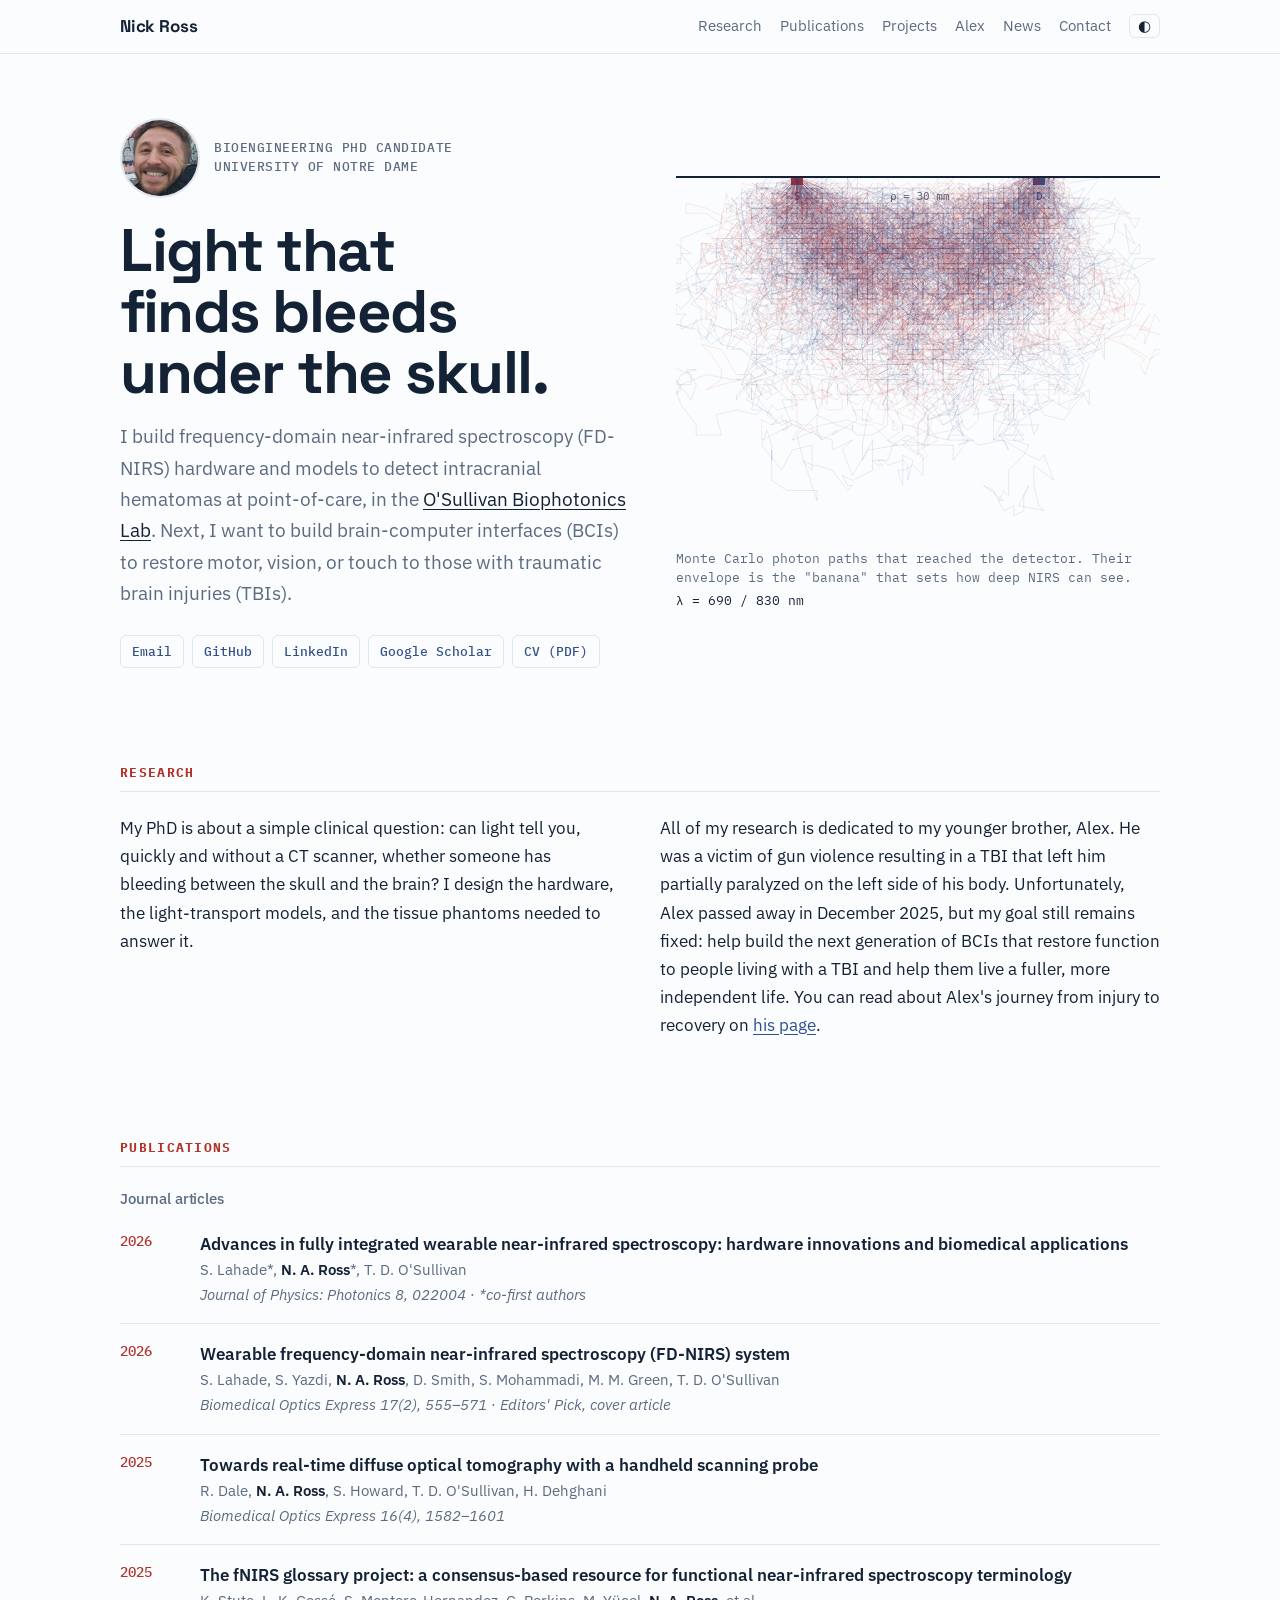
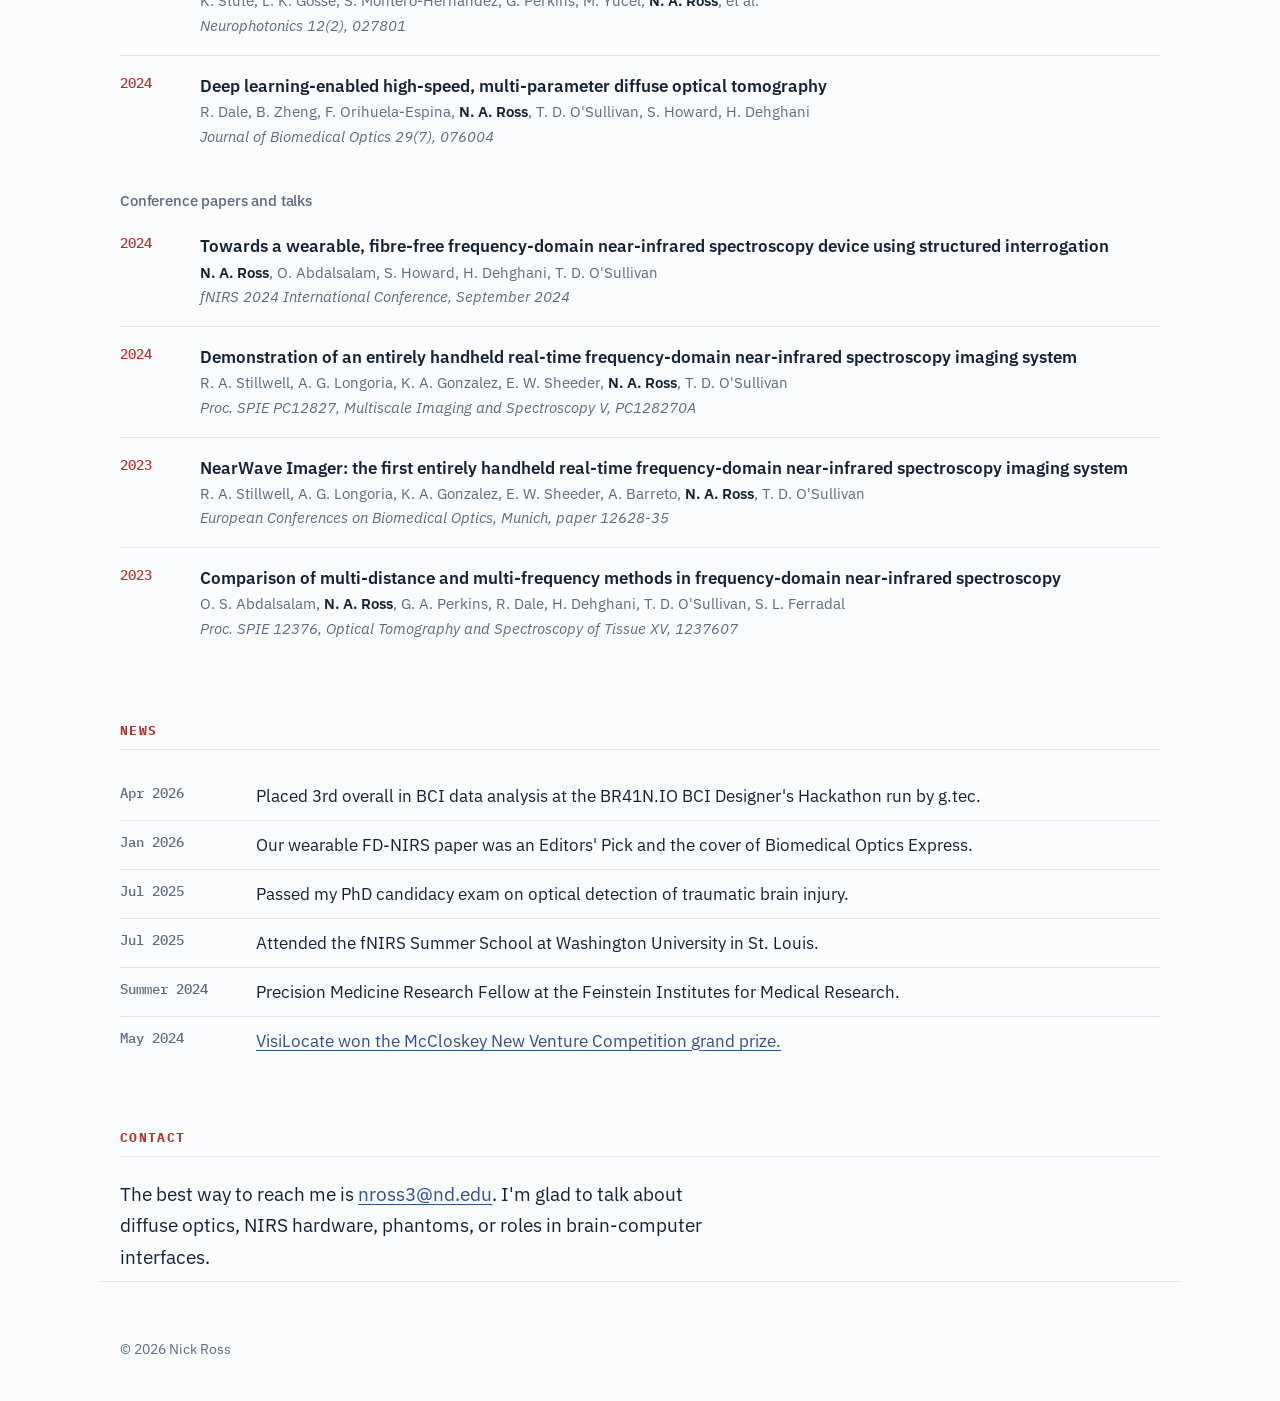
<file: index.html>
﻿<!doctype html>
<html lang="en">
<head>
  <meta charset="utf-8">
  <meta name="viewport" content="width=device-width, initial-scale=1">
  <title>Nick Ross | Biophotonics and Near-Infrared Spectroscopy</title>
  <meta name="description" content="Nick Ross is a Bioengineering PhD candidate at the University of Notre Dame building frequency-domain near-infrared spectroscopy to detect brain bleeds.">
  <meta property="og:title" content="Nick Ross">
  <meta property="og:description" content="Frequency-domain near-infrared spectroscopy, hematoma detection, tissue phantoms, and brain-computer interfaces.">
  <meta property="og:type" content="website">
  <meta property="og:url" content="https://neuronickross.github.io/">
  <link rel="icon" href="data:image/svg+xml,%3Csvg xmlns='http://www.w3.org/2000/svg' viewBox='0 0 32 32'%3E%3Crect width='32' height='32' rx='7' fill='%23142235'/%3E%3Cpath d='M7 9 Q16 34 25 9' fill='none' stroke='%23e0564c' stroke-width='3' stroke-linecap='round'/%3E%3C/svg%3E">
  <link rel="preconnect" href="https://fonts.googleapis.com">
  <link rel="preconnect" href="https://fonts.gstatic.com" crossorigin>
  <link rel="stylesheet" href="https://fonts.googleapis.com/css2?family=IBM+Plex+Mono:wght@400;500&family=IBM+Plex+Sans:ital,wght@0,400;0,500;0,600;1,400&family=Space+Grotesk:wght@500;700&display=swap">
  <link rel="stylesheet" href="style.css">
  <script>
    try { var t = localStorage.getItem("theme"); if (t) document.documentElement.dataset.theme = t; } catch (e) {}
  </script>
</head>
<body>
  <a class="skip" href="#research">Skip to content</a>

  <header class="site-header">
    <div class="inner">
      <a class="brand" href="#top">Nick Ross</a>
      <nav aria-label="Sections">
        <a href="#research">Research</a>
        <a href="#publications">Publications</a>
        <a href="projects.html">Projects</a>
        <a href="alex.html">Alex</a>
        <a href="#news">News</a>
        <a href="#contact">Contact</a>
        <button id="theme" type="button" aria-label="Switch between light and dark mode">&#9680;</button>
      </nav>
    </div>
  </header>

  <main id="top">
    <section class="hero inner">
      <div class="hero-text">
        <div class="who">
          <img src="headshot.jpg" alt="Nick Ross" class="avatar" width="80" height="80">
          <p class="eyebrow">Bioengineering PhD candidate<br>University of Notre Dame</p>
        </div>
        <h1>Light that finds bleeds under the skull.</h1>
        <p class="lede">I build frequency-domain near-infrared spectroscopy (FD-NIRS) hardware and models to detect intracranial hematomas at point-of-care, in the <a href="https://osullivangroup.nd.edu">O'Sullivan Biophotonics Lab</a>. Next, I want to build brain-computer interfaces (BCIs) to restore motor, vision, or touch to those with traumatic brain injuries (TBIs).</p>
        <p class="links">
          <a href="mailto:nross3@nd.edu">Email</a>
          <a href="https://github.com/NeuroNickRoss">GitHub</a>
          <a href="https://www.linkedin.com/in/nicholasross08">LinkedIn</a>
          <a href="https://scholar.google.com/citations?user=WnMQ5IUAAAAJ&amp;hl=en">Google Scholar</a>
          <a href="cv.pdf">CV (PDF)</a>
        </p>
      </div>
      <figure class="hero-fig">
        <div class="canvas-box">
          <canvas id="banana" role="img" aria-label="Simulated photon paths travelling through tissue from a light source to a detector 30 millimetres away, forming the banana-shaped sensitivity region"></canvas>
        </div>
        <figcaption>Monte Carlo photon paths that reached the detector. Their envelope is the "banana" that sets how deep NIRS can see.<span class="lambda">λ = 690 / 830 nm</span></figcaption>
      </figure>
    </section>

    <section id="research" class="inner">
      <h2>Research</h2>
      <div class="about">
        <p>My PhD is about a simple clinical question: can light tell you, quickly and without a CT scanner, whether someone has bleeding between the skull and the brain? I design the hardware, the light-transport models, and the tissue phantoms needed to answer it.</p>
        <p>All of my research is dedicated to my younger brother, Alex. He was a victim of gun violence resulting in a TBI that left him partially paralyzed on the left side of his body. Unfortunately, Alex passed away in December 2025, but my goal still remains fixed: help build the next generation of BCIs that restore function to people living with a TBI and help them live a fuller, more independent life. You can read about Alex's journey from injury to recovery on <a href="alex.html">his page</a>.</p>
      </div>
    </section>

    <section id="publications" class="inner">
      <h2>Publications</h2>
      <h3 class="sub">Journal articles</h3>
      <ol class="pubs">
        <li>
          <span class="yr">2026</span>
          <div>
            <a class="title" href="https://doi.org/10.1088/2515-7647/ae6ae4">Advances in fully integrated wearable near-infrared spectroscopy: hardware innovations and biomedical applications</a>
            <span class="authors">S. Lahade*, <b>N. A. Ross</b>*, T. D. O'Sullivan</span>
            <span class="venue">Journal of Physics: Photonics 8, 022004 · *co-first authors</span>
          </div>
        </li>
        <li>
          <span class="yr">2026</span>
          <div>
            <a class="title" href="https://doi.org/10.1364/BOE.585068">Wearable frequency-domain near-infrared spectroscopy (FD-NIRS) system</a>
            <span class="authors">S. Lahade, S. Yazdi, <b>N. A. Ross</b>, D. Smith, S. Mohammadi, M. M. Green, T. D. O'Sullivan</span>
            <span class="venue">Biomedical Optics Express 17(2), 555–571 · Editors' Pick, cover article</span>
          </div>
        </li>
        <li>
          <span class="yr">2025</span>
          <div>
            <a class="title" href="https://opg.optica.org/boe/fulltext.cfm?uri=boe-16-4-1582&amp;id=569615">Towards real-time diffuse optical tomography with a handheld scanning probe</a>
            <span class="authors">R. Dale, <b>N. A. Ross</b>, S. Howard, T. D. O'Sullivan, H. Dehghani</span>
            <span class="venue">Biomedical Optics Express 16(4), 1582–1601</span>
          </div>
        </li>
        <li>
          <span class="yr">2025</span>
          <div>
            <a class="title" href="https://doi.org/10.1117/1.NPh.12.2.027801">The fNIRS glossary project: a consensus-based resource for functional near-infrared spectroscopy terminology</a>
            <span class="authors">K. Stute, L. K. Gossé, S. Montero-Hernandez, G. Perkins, M. Yücel, <b>N. A. Ross</b>, et al.</span>
            <span class="venue">Neurophotonics 12(2), 027801</span>
          </div>
        </li>
        <li>
          <span class="yr">2024</span>
          <div>
            <a class="title" href="https://doi.org/10.1117/1.JBO.29.7.076004">Deep learning-enabled high-speed, multi-parameter diffuse optical tomography</a>
            <span class="authors">R. Dale, B. Zheng, F. Orihuela-Espina, <b>N. A. Ross</b>, T. D. O'Sullivan, S. Howard, H. Dehghani</span>
            <span class="venue">Journal of Biomedical Optics 29(7), 076004</span>
          </div>
        </li>
      </ol>
      <h3 class="sub">Conference papers and talks</h3>
      <ol class="pubs">
        <li>
          <span class="yr">2024</span>
          <div>
            <span class="title">Towards a wearable, fibre-free frequency-domain near-infrared spectroscopy device using structured interrogation</span>
            <span class="authors"><b>N. A. Ross</b>, O. Abdalsalam, S. Howard, H. Dehghani, T. D. O'Sullivan</span>
            <span class="venue">fNIRS 2024 International Conference, September 2024</span>
          </div>
        </li>
        <li>
          <span class="yr">2024</span>
          <div>
            <a class="title" href="https://doi.org/10.1117/12.3003850">Demonstration of an entirely handheld real-time frequency-domain near-infrared spectroscopy imaging system</a>
            <span class="authors">R. A. Stillwell, A. G. Longoria, K. A. Gonzalez, E. W. Sheeder, <b>N. A. Ross</b>, T. D. O'Sullivan</span>
            <span class="venue">Proc. SPIE PC12827, Multiscale Imaging and Spectroscopy V, PC128270A</span>
          </div>
        </li>
        <li>
          <span class="yr">2023</span>
          <div>
            <span class="title">NearWave Imager: the first entirely handheld real-time frequency-domain near-infrared spectroscopy imaging system</span>
            <span class="authors">R. A. Stillwell, A. G. Longoria, K. A. Gonzalez, E. W. Sheeder, A. Barreto, <b>N. A. Ross</b>, T. D. O'Sullivan</span>
            <span class="venue">European Conferences on Biomedical Optics, Munich, paper 12628-35</span>
          </div>
        </li>
        <li>
          <span class="yr">2023</span>
          <div>
            <a class="title" href="https://doi.org/10.1117/12.2650970">Comparison of multi-distance and multi-frequency methods in frequency-domain near-infrared spectroscopy</a>
            <span class="authors">O. S. Abdalsalam, <b>N. A. Ross</b>, G. A. Perkins, R. Dale, H. Dehghani, T. D. O'Sullivan, S. L. Ferradal</span>
            <span class="venue">Proc. SPIE 12376, Optical Tomography and Spectroscopy of Tissue XV, 1237607</span>
          </div>
        </li>
      </ol>
    </section>

    <section id="news" class="inner">
      <h2>News</h2>
      <ul class="news">
        <li><time datetime="2026-04">Apr 2026</time><span>Placed 3rd overall in BCI data analysis at the BR41N.IO BCI Designer's Hackathon run by g.tec.</span></li>
        <li><time datetime="2026-01">Jan 2026</time><span>Our wearable FD-NIRS paper was an Editors' Pick and the cover of Biomedical Optics Express.</span></li>
        <li><time datetime="2025-07">Jul 2025</time><span>Passed my PhD candidacy exam on optical detection of traumatic brain injury.</span></li>
        <li><time datetime="2025-07">Jul 2025</time><span>Attended the fNIRS Summer School at Washington University in St. Louis.</span></li>
        <li><time datetime="2024-06">Summer 2024</time><span>Precision Medicine Research Fellow at the Feinstein Institutes for Medical Research.</span></li>
        <li><time datetime="2024-05">May 2024</time><span><a href="https://osullivangroup.nd.edu/news/sunghoon-rho-nicholas-ross-and-ciara-dillon-win-mccloskey-new-venture-competition-grand-prize/" target="_blank" rel="noopener">VisiLocate won the McCloskey New Venture Competition grand prize.</a></span></li>
      </ul>
    </section>

    <section id="contact" class="inner">
      <h2>Contact</h2>
      <p class="contact">The best way to reach me is <a href="mailto:nross3@nd.edu">nross3@nd.edu</a>. I'm glad to talk about diffuse optics, NIRS hardware, phantoms, or roles in brain-computer interfaces.</p>
    </section>
  </main>

  <footer class="inner">
    <span>&copy; <span id="year">2026</span> Nick Ross</span>
  </footer>
  <script src="photons.js"></script>
  <script src="script.js"></script>
</body>
</html>
</file>
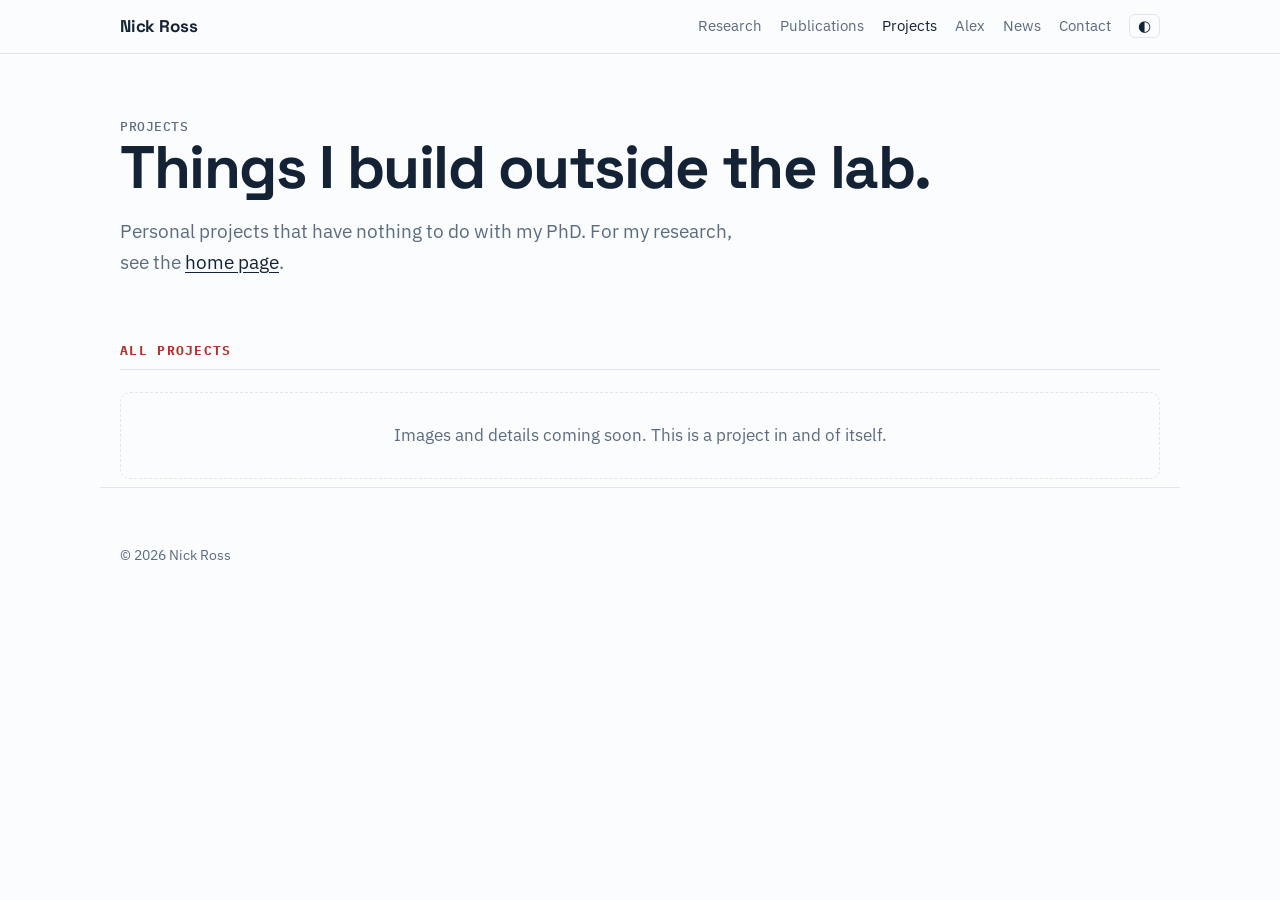
<file: projects.html>
<!doctype html>
<html lang="en">
<head>
  <meta charset="utf-8">
  <meta name="viewport" content="width=device-width, initial-scale=1">
  <title>Projects | Nick Ross</title>
  <meta name="description" content="Personal projects by Nick Ross, outside his PhD research.">
  <meta property="og:title" content="Projects | Nick Ross">
  <meta property="og:description" content="Personal projects outside my PhD.">
  <meta property="og:type" content="website">
  <meta property="og:url" content="https://neuronickross.github.io/projects.html">
  <link rel="icon" href="data:image/svg+xml,%3Csvg xmlns='http://www.w3.org/2000/svg' viewBox='0 0 32 32'%3E%3Crect width='32' height='32' rx='7' fill='%23142235'/%3E%3Cpath d='M7 9 Q16 34 25 9' fill='none' stroke='%23e0564c' stroke-width='3' stroke-linecap='round'/%3E%3C/svg%3E">
  <link rel="preconnect" href="https://fonts.googleapis.com">
  <link rel="preconnect" href="https://fonts.gstatic.com" crossorigin>
  <link rel="stylesheet" href="https://fonts.googleapis.com/css2?family=IBM+Plex+Mono:wght@400;500&family=IBM+Plex+Sans:ital,wght@0,400;0,500;0,600;1,400&family=Space+Grotesk:wght@500;700&display=swap">
  <link rel="stylesheet" href="style.css">
  <script>
    try { var t = localStorage.getItem("theme"); if (t) document.documentElement.dataset.theme = t; } catch (e) {}
  </script>
</head>
<body>
  <a class="skip" href="#projects">Skip to content</a>

  <header class="site-header">
    <div class="inner">
      <a class="brand" href="./">Nick Ross</a>
      <nav aria-label="Sections">
        <a href="./#research">Research</a>
        <a href="./#publications">Publications</a>
        <a href="projects.html" aria-current="page">Projects</a>
        <a href="alex.html">Alex</a>
        <a href="./#news">News</a>
        <a href="./#contact">Contact</a>
        <button id="theme" type="button" aria-label="Switch between light and dark mode">&#9680;</button>
      </nav>
    </div>
  </header>

  <main id="top">
    <section class="page-intro inner">
      <p class="eyebrow">Projects</p>
      <h1>Things I build outside the lab.</h1>
      <p class="lede">Personal projects that have nothing to do with my PhD. For my research, see the <a href="./#research">home page</a>.</p>
    </section>

    <section id="projects" class="inner">
      <h2>All projects</h2>
      <div class="cards">
        <!--
          To add a project, copy this card, delete the lines you don't need, and fill it in.
          Put pictures in an "img" folder next to this file. Newest projects go first.

        <article class="card">
          <img src="img/project-name.jpg" alt="Short description of the photo" loading="lazy">
          <h3><a href="https://link-to-the-project">Project name</a></h3>
          <p>One or two sentences on what it is and what you learned or made.</p>
          <p class="meta">2026 · tools · materials</p>
        </article>
        -->
      </div>
      <p class="empty">Images and details coming soon. This is a project in and of itself.</p>
    </section>
  </main>

  <footer class="inner">
    <span>&copy; <span id="year">2026</span> Nick Ross</span>
  </footer>
  <script src="script.js"></script>
</body>
</html>
</file>
<file: style.css>
/* Diffuse: light, editorial layout; accents are the two NIRS wavelengths (690 nm red, 830 nm blue). */
:root {
  --bg: #fbfcfd; --fg: #142235; --muted: #5b6b80; --line: #e1e6ee; --card: #f3f6fa;
  --red: #b2332b; --blue: #34508a; --link: #2f4f8f;
  --path-a: rgba(178, 51, 43, 0.09); --path-b: rgba(52, 80, 138, 0.10);
  --f-display: "Space Grotesk", "Helvetica Neue", Arial, sans-serif;
  --f-body: "IBM Plex Sans", system-ui, -apple-system, "Segoe UI", Roboto, sans-serif;
  --f-mono: "IBM Plex Mono", ui-monospace, Menlo, Consolas, monospace;
  --w: 1080px;
  color-scheme: light;
}
@media (prefers-color-scheme: dark) {
  :root:not([data-theme="light"]) {
    --bg: #0f151d; --fg: #e3e9f1; --muted: #9aa8ba; --line: #253041; --card: #161e29;
    --red: #e0675d; --blue: #8aa7e0; --link: #9db8ec;
    --path-a: rgba(224, 103, 93, 0.13); --path-b: rgba(138, 167, 224, 0.13);
    color-scheme: dark;
  }
}
:root[data-theme="dark"] {
  --bg: #0f151d; --fg: #e3e9f1; --muted: #9aa8ba; --line: #253041; --card: #161e29;
  --red: #e0675d; --blue: #8aa7e0; --link: #9db8ec;
  --path-a: rgba(224, 103, 93, 0.13); --path-b: rgba(138, 167, 224, 0.13);
  color-scheme: dark;
}

* { box-sizing: border-box; }
html { scroll-behavior: smooth; scroll-padding-top: 72px; }
body { margin: 0; background: var(--bg); color: var(--fg); font: 17px/1.65 var(--f-body); -webkit-font-smoothing: antialiased; }
a { color: var(--link); text-underline-offset: 3px; }
a:hover { color: var(--red); }
a:focus-visible, button:focus-visible { outline: 2px solid var(--red); outline-offset: 3px; border-radius: 3px; }
img { max-width: 100%; }

.inner { max-width: var(--w); margin: 0 auto; padding-left: max(20px, env(safe-area-inset-left, 0px)); padding-right: max(20px, env(safe-area-inset-right, 0px)); }
.skip { position: absolute; left: -999px; top: 8px; background: var(--fg); color: var(--bg); padding: 6px 10px; z-index: 50; }
.skip:focus { left: 12px; }

/* Header */
.site-header { position: sticky; top: 0; z-index: 20; background: color-mix(in srgb, var(--bg) 92%, transparent); backdrop-filter: blur(8px); border-bottom: 1px solid var(--line); }
.site-header .inner { display: flex; justify-content: space-between; align-items: center; gap: 12px; padding-block: 14px; flex-wrap: wrap; }
.brand { font: 700 17px var(--f-display); letter-spacing: -0.01em; color: var(--fg); text-decoration: none; }
nav { display: flex; align-items: center; gap: 4px 18px; flex-wrap: wrap; }
nav a { color: var(--muted); text-decoration: none; font-size: 15px; }
nav a:hover { color: var(--fg); }
#theme { font-size: 15px; background: none; color: var(--fg); border: 1px solid var(--line); border-radius: 6px; padding: 2px 8px; cursor: pointer; }

/* Hero */
.hero { display: grid; grid-template-columns: minmax(0, 1.05fr) minmax(0, 1fr); gap: 48px; align-items: center; padding-block: 64px 40px; }
.who { display: flex; align-items: center; gap: 14px; margin-bottom: 22px; }
.avatar { width: 80px; height: 80px; border: 2px solid var(--line); border-radius: 50%; object-fit: cover; flex: none; }
.monogram { display: grid; place-items: center; background: var(--card); border: 1px dashed var(--muted); color: var(--muted); font: 500 18px var(--f-display); }
.eyebrow { margin: 0; font: 500 13px/1.45 var(--f-mono); letter-spacing: 0.04em; text-transform: uppercase; color: var(--muted); }
h1 { font: 700 clamp(36px, 5.2vw, 60px)/1.02 var(--f-display); letter-spacing: -0.025em; margin: 0 0 18px; text-wrap: balance; }
.lede { font-size: 19px; color: var(--muted); max-width: 46ch; margin: 0; }
.lede a { color: var(--fg); }
.links { display: flex; flex-wrap: wrap; gap: 8px; margin: 26px 0 0; }
.links a { font: 500 13px var(--f-mono); color: var(--blue); text-decoration: none; border: 1px solid var(--line); border-radius: 6px; padding: 7px 11px; background: var(--bg); }
.links a:hover { border-color: var(--blue); color: var(--blue); }
.hero-fig { margin: 0; }
.canvas-box { aspect-ratio: 4 / 3; max-width: 100%; border-top: 2px solid var(--fg); }
#banana { width: 100%; height: 100%; display: block; }
figcaption { margin-top: 10px; font: 12.5px/1.5 var(--f-mono); color: var(--muted); }

/* Sections */
section[id] { padding-block: 56px 8px; }
h2 { font: 700 13px var(--f-mono); letter-spacing: 0.1em; text-transform: uppercase; color: var(--red); margin: 0 0 22px; padding-bottom: 10px; border-bottom: 1px solid var(--line); }
h3 { font: 700 20px/1.25 var(--f-display); letter-spacing: -0.01em; margin: 0 0 8px; text-wrap: balance; }
h3 a { color: inherit; text-decoration-color: var(--line); }
h3 a:hover { color: var(--red); }
p { margin: 0; }
.meta { margin-top: 10px; font: 12.5px var(--f-mono); color: var(--muted); }

.about { display: grid; grid-template-columns: repeat(2, minmax(0, 1fr)); gap: 24px 40px; margin-bottom: 36px; }
.about p { max-width: 62ch; }
.themes { display: grid; grid-template-columns: repeat(3, minmax(0, 1fr)); gap: 28px; }
.themes article { border-top: 2px solid var(--blue); padding-top: 16px; }
.themes article:nth-child(2) { border-color: var(--red); }
.themes article p:not(.meta) { color: var(--muted); font-size: 16px; }

.sub { font: 500 15px var(--f-body); color: var(--muted); margin: 26px 0 6px; }
.sub:first-of-type { margin-top: 0; }
.pubs { list-style: none; margin: 0; padding: 0; }
.pubs li { display: grid; grid-template-columns: 64px minmax(0, 1fr); gap: 16px; padding-block: 16px; border-top: 1px solid var(--line); }
.pubs li:first-child { border-top: 0; }
.yr { font: 500 14px/1.7 var(--f-mono); color: var(--red); font-variant-numeric: tabular-nums; }
.pubs .title { display: block; font-weight: 600; color: var(--fg); text-decoration: none; }
.pubs a.title:hover { color: var(--red); text-decoration: underline; }
.authors, .venue { display: block; font-size: 15px; color: var(--muted); }
.authors b { color: var(--fg); font-weight: 600; }
.venue { font-style: italic; }

.cards { display: grid; grid-template-columns: repeat(auto-fill, minmax(280px, 1fr)); gap: 16px; }
.card { background: var(--card); border: 1px solid var(--line); border-radius: 10px; padding: 20px; min-width: 0; }
.card p:not(.meta) { font-size: 15.5px; color: var(--muted); }

.news { list-style: none; margin: 0; padding: 0; display: grid; }
.news li { display: grid; grid-template-columns: 120px minmax(0, 1fr); gap: 16px; padding-block: 10px; border-top: 1px solid var(--line); }
.news li:first-child { border-top: 0; }
.news time { font: 500 14px/1.7 var(--f-mono); color: var(--muted); font-variant-numeric: tabular-nums; }

.contact { font-size: 19px; max-width: 54ch; }

footer { display: flex; justify-content: space-between; flex-wrap: wrap; gap: 8px; padding-block: 56px 40px; margin-top: 40px; border-top: 1px solid var(--line); color: var(--muted); font-size: 14px; }
.mono { font-family: var(--f-mono); }

@media (max-width: 860px) {
  .hero { grid-template-columns: minmax(0, 1fr); gap: 28px; padding-top: 40px; }
  .about, .themes { grid-template-columns: minmax(0, 1fr); }
}
@media (max-width: 520px) {
  body { font-size: 16px; }
  .pubs li, .news li { grid-template-columns: minmax(0, 1fr); gap: 2px; }
  nav a { font-size: 14px; }
}
@media (prefers-reduced-motion: reduce) { html { scroll-behavior: auto; } }

/* Research cards and the Projects page */
.page-intro { padding-block: 64px 8px; }
.page-intro .lede { max-width: 58ch; }
.card img { display: block; width: 100%; aspect-ratio: 16 / 10; object-fit: cover; border-radius: 6px; margin-bottom: 14px; }
.empty { color: var(--muted); border: 1px dashed var(--line); border-radius: 10px; padding: 28px 20px; text-align: center; }
nav a[aria-current="page"] { color: var(--fg); }
figcaption .lambda { display: block; margin-top: 4px; color: var(--fg); }

/* Alex page */
.gallery { display: grid; grid-template-columns: repeat(auto-fill, minmax(260px, 1fr)); gap: 16px; }
.gallery:empty { display: none; }
.photo { margin: 0; }
.photo img { display: block; width: 100%; aspect-ratio: 4 / 5; object-fit: cover; border-radius: 8px; }
.prose { max-width: 68ch; }
.prose p + p { margin-top: 1em; }
.prose h3 { margin-top: 2em; }
.prose .meta { margin: 0 0 12px; }
.note { margin-top: 28px; font-size: 15px; color: var(--muted); }
.years { display: flex; flex-wrap: wrap; gap: 8px; margin: 0 0 8px; }
.years a { font: 500 13px var(--f-mono); color: var(--blue); text-decoration: none; border: 1px solid var(--line); border-radius: 6px; padding: 6px 11px; }
.years a:hover { border-color: var(--blue); }
h3.year { font: 700 13px var(--f-mono); letter-spacing: 0.1em; color: var(--red); margin: 44px 0 0; padding-top: 8px; scroll-margin-top: 72px; }
.post { padding: 28px 0; border-top: 1px solid var(--line); }
.post h4 { font: 700 21px/1.25 var(--f-display); letter-spacing: -0.01em; margin: 0; text-wrap: balance; }
.post .meta { margin: 6px 0 14px; }
.post p + p { margin-top: 1em; }
.post-photos { display: grid; grid-template-columns: repeat(auto-fill, minmax(200px, 1fr)); gap: 10px; margin-top: 18px; }
.post-photos img { width: 100%; aspect-ratio: 4 / 3; object-fit: cover; border-radius: 6px; }

.video { max-width: 760px; aspect-ratio: 16 / 9; border-radius: 8px; overflow: hidden; background: var(--card); }
.video iframe { width: 100%; height: 100%; border: 0; display: block; }
</file>
